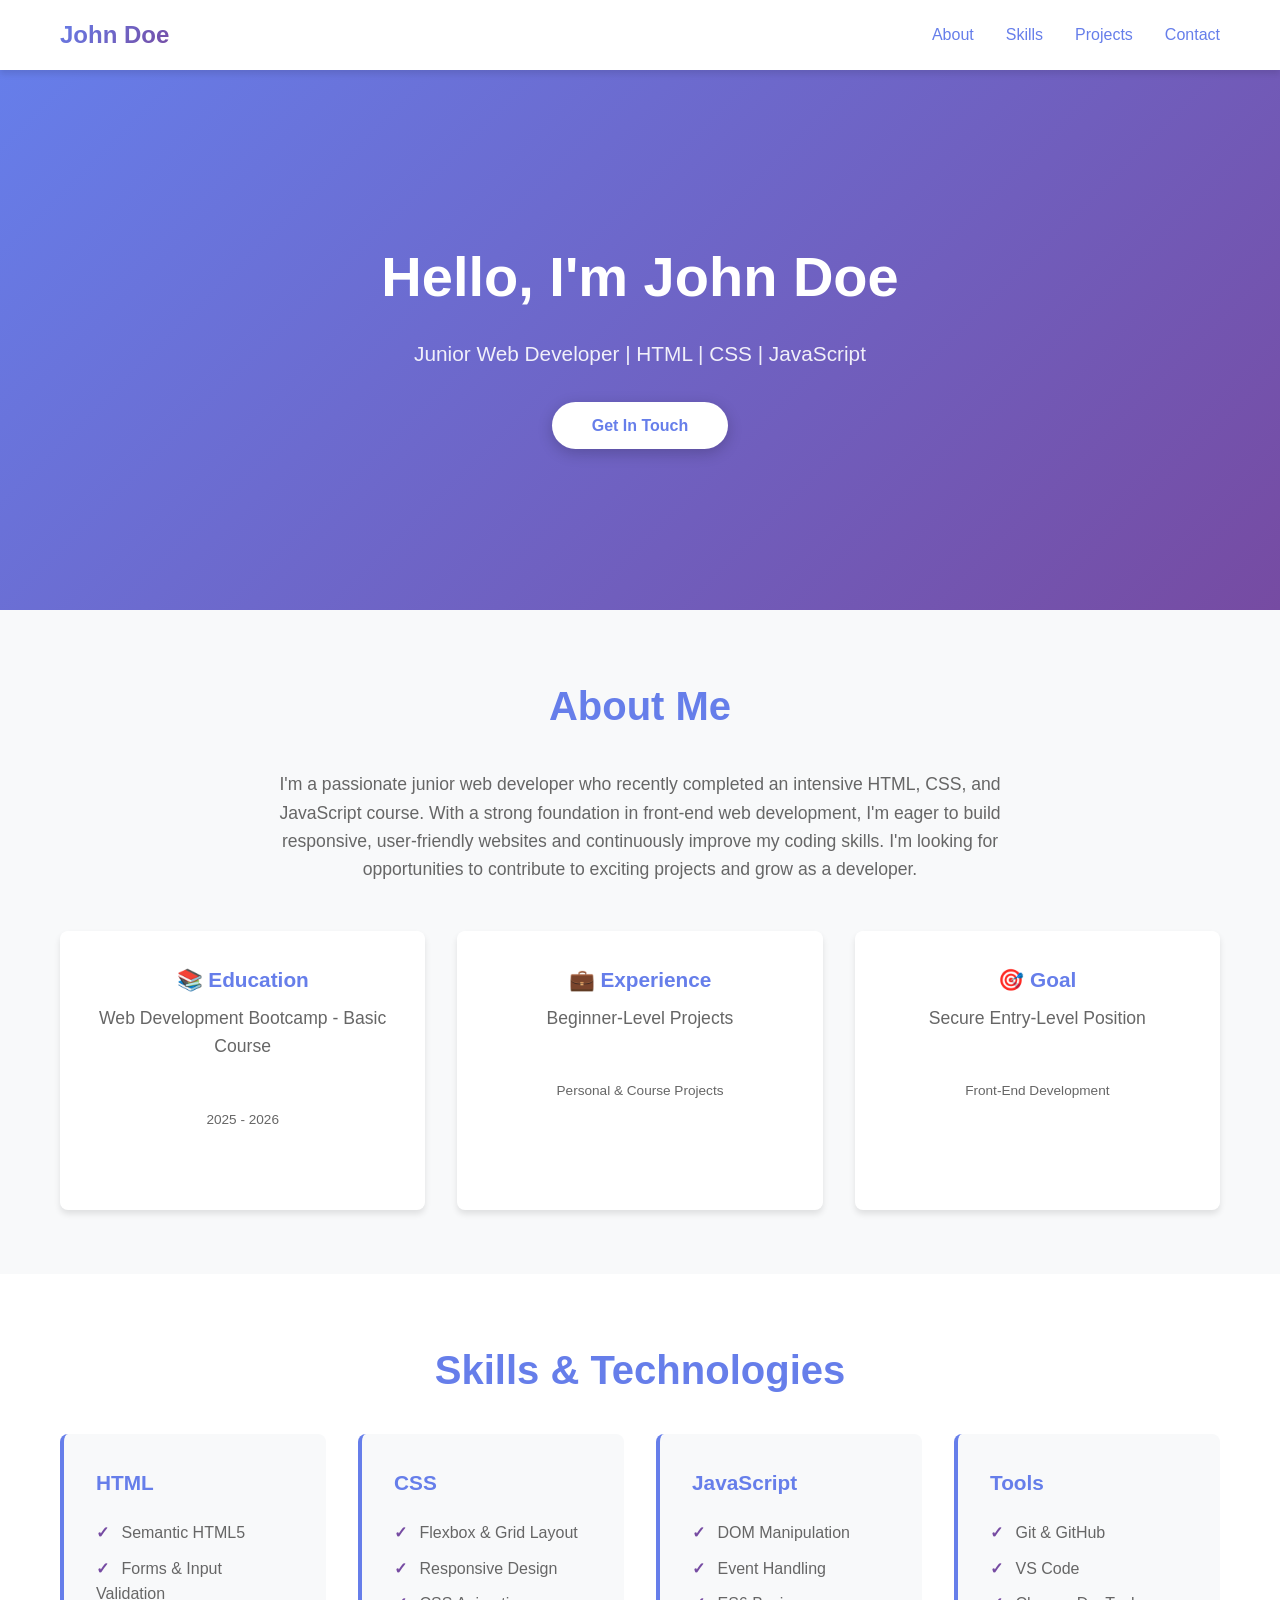
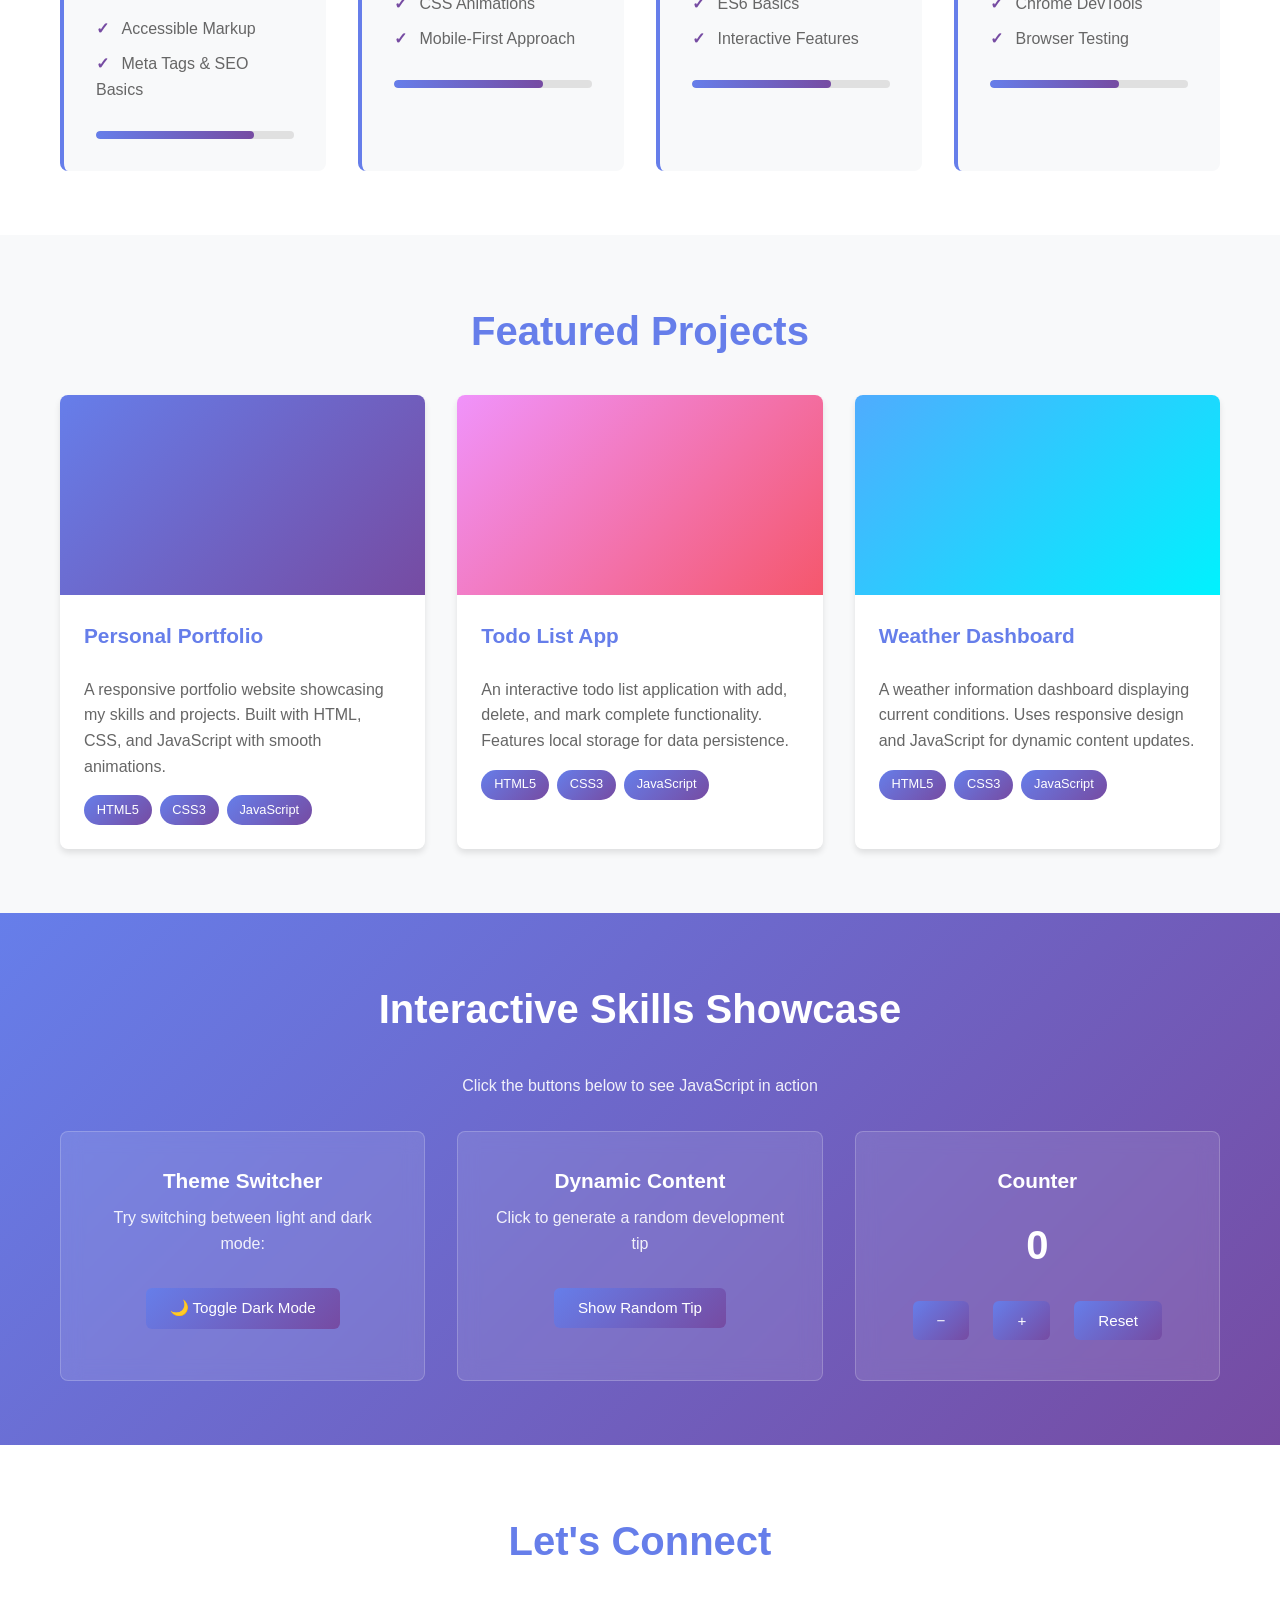
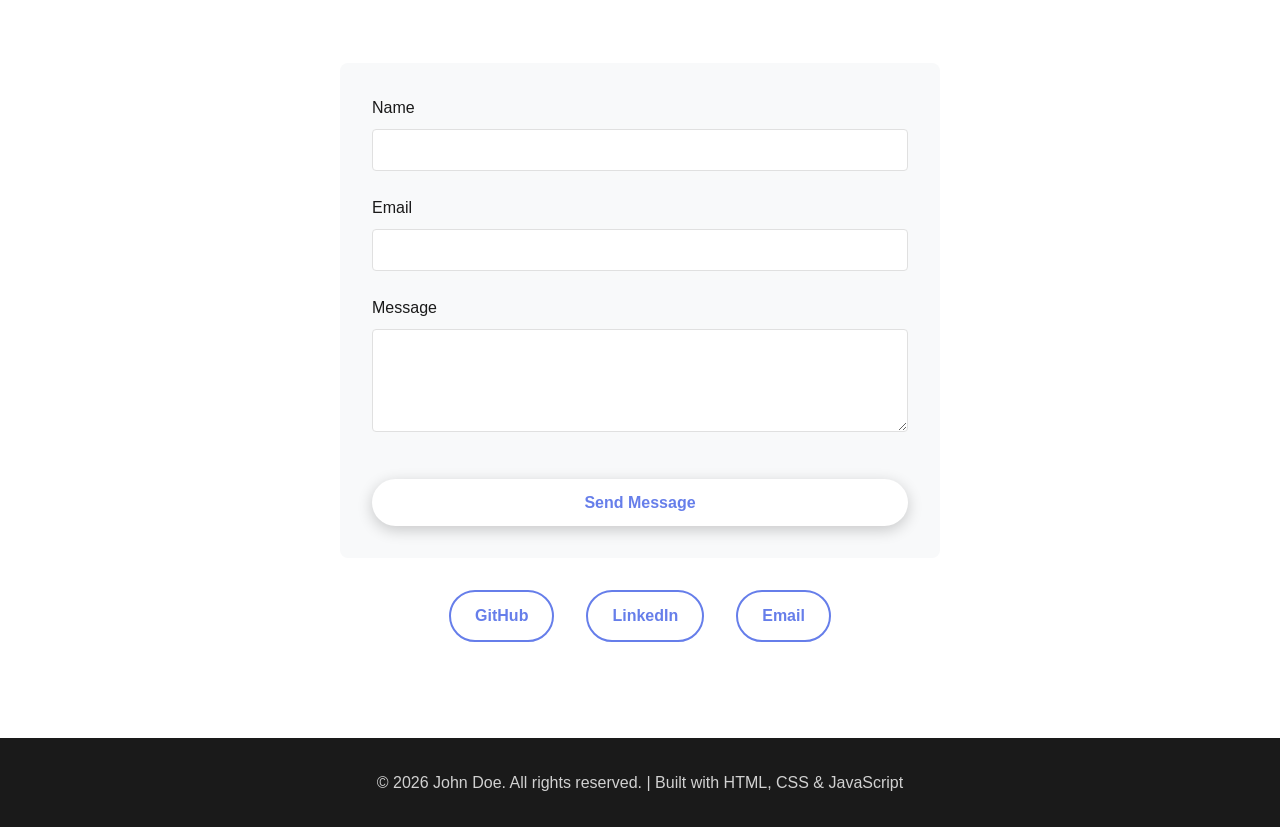
<file: index.html>
<!DOCTYPE html>
<html lang="en">
<head>
    <meta charset="UTF-8">
    <meta name="viewport" content="width=device-width, initial-scale=1.0">
    <title>John Doe - Web Developer</title>
    <link rel="stylesheet" href="styles.css">
</head>
<body>
    <!-- Navigation Bar -->
    <nav class="navbar">
        <div class="container">
            <div class="logo">John Doe</div>
            <ul class="nav-links">
                <li><a href="#about">About</a></li>
                <li><a href="#skills">Skills</a></li>
                <li><a href="#projects">Projects</a></li>
                <li><a href="#contact">Contact</a></li>
            </ul>
        </div>
    </nav>

    <!-- Hero Section -->
    <section class="hero">
        <div class="container">
            <h1>Hello, I'm John Doe</h1>
            <p class="subtitle">Junior Web Developer | HTML | CSS | JavaScript</p>
            <button class="cta-button" onclick="scrollToSection('contact')">Get In Touch</button>
        </div>
    </section>

    <!-- About Section -->
    <section id="about" class="about">
        <div class="container">
            <h2>About Me</h2>
            <p>
                I'm a passionate junior web developer who recently completed an intensive HTML, CSS, and JavaScript course. 
                With a strong foundation in front-end web development, I'm eager to build responsive, user-friendly websites 
                and continuously improve my coding skills. I'm looking for opportunities to contribute to exciting projects 
                and grow as a developer.
            </p>
            <div class="info-grid">
                <div class="info-card">
                    <h3>📚 Education</h3>
                    <p>Web Development Bootcamp - Basic Course</p>
                    <p class="small">2025 - 2026</p>
                </div>
                <div class="info-card">
                    <h3>💼 Experience</h3>
                    <p>Beginner-Level Projects</p>
                    <p class="small">Personal & Course Projects</p>
                </div>
                <div class="info-card">
                    <h3>🎯 Goal</h3>
                    <p>Secure Entry-Level Position</p>
                    <p class="small">Front-End Development</p>
                </div>
            </div>
        </div>
    </section>

    <!-- Skills Section -->
    <section id="skills" class="skills">
        <div class="container">
            <h2>Skills & Technologies</h2>
            <div class="skills-grid">
                <div class="skill-card">
                    <h3>HTML</h3>
                    <ul>
                        <li>Semantic HTML5</li>
                        <li>Forms & Input Validation</li>
                        <li>Accessible Markup</li>
                        <li>Meta Tags & SEO Basics</li>
                    </ul>
                    <div class="progress-bar">
                        <div class="progress" style="width: 80%"></div>
                    </div>
                </div>

                <div class="skill-card">
                    <h3>CSS</h3>
                    <ul>
                        <li>Flexbox & Grid Layout</li>
                        <li>Responsive Design</li>
                        <li>CSS Animations</li>
                        <li>Mobile-First Approach</li>
                    </ul>
                    <div class="progress-bar">
                        <div class="progress" style="width: 75%"></div>
                    </div>
                </div>

                <div class="skill-card">
                    <h3>JavaScript</h3>
                    <ul>
                        <li>DOM Manipulation</li>
                        <li>Event Handling</li>
                        <li>ES6 Basics</li>
                        <li>Interactive Features</li>
                    </ul>
                    <div class="progress-bar">
                        <div class="progress" style="width: 70%"></div>
                    </div>
                </div>

                <div class="skill-card">
                    <h3>Tools</h3>
                    <ul>
                        <li>Git & GitHub</li>
                        <li>VS Code</li>
                        <li>Chrome DevTools</li>
                        <li>Browser Testing</li>
                    </ul>
                    <div class="progress-bar">
                        <div class="progress" style="width: 65%"></div>
                    </div>
                </div>
            </div>
        </div>
    </section>

    <!-- Projects Section -->
    <section id="projects" class="projects">
        <div class="container">
            <h2>Featured Projects</h2>
            <div class="projects-grid">
                <div class="project-card">
                    <div class="project-image" style="background: linear-gradient(135deg, #667eea 0%, #764ba2 100%);"></div>
                    <h3>Personal Portfolio</h3>
                    <p>A responsive portfolio website showcasing my skills and projects. Built with HTML, CSS, and JavaScript with smooth animations.</p>
                    <div class="tech-tags">
                        <span>HTML5</span>
                        <span>CSS3</span>
                        <span>JavaScript</span>
                    </div>
                </div>

                <div class="project-card">
                    <div class="project-image" style="background: linear-gradient(135deg, #f093fb 0%, #f5576c 100%);"></div>
                    <h3>Todo List App</h3>
                    <p>An interactive todo list application with add, delete, and mark complete functionality. Features local storage for data persistence.</p>
                    <div class="tech-tags">
                        <span>HTML5</span>
                        <span>CSS3</span>
                        <span>JavaScript</span>
                    </div>
                </div>

                <div class="project-card">
                    <div class="project-image" style="background: linear-gradient(135deg, #4facfe 0%, #00f2fe 100%);"></div>
                    <h3>Weather Dashboard</h3>
                    <p>A weather information dashboard displaying current conditions. Uses responsive design and JavaScript for dynamic content updates.</p>
                    <div class="tech-tags">
                        <span>HTML5</span>
                        <span>CSS3</span>
                        <span>JavaScript</span>
                    </div>
                </div>
            </div>
        </div>
    </section>

    <!-- Skills Showcase Section -->
    <section class="showcase">
        <div class="container">
            <h2>Interactive Skills Showcase</h2>
            <p class="section-subtitle">Click the buttons below to see JavaScript in action</p>
            
            <div class="showcase-container">
                <div class="showcase-demo">
                    <h3>Theme Switcher</h3>
                    <p>Try switching between light and dark mode:</p>
                    <button class="demo-button" onclick="toggleTheme()">🌙 Toggle Dark Mode</button>
                </div>

                <div class="showcase-demo">
                    <h3>Dynamic Content</h3>
                    <p id="dynamic-text">Click to generate a random development tip</p>
                    <button class="demo-button" onclick="showTip()">Show Random Tip</button>
                </div>

                <div class="showcase-demo">
                    <h3>Counter</h3>
                    <div class="counter-display" id="counter-display">0</div>
                    <div class="counter-buttons">
                        <button class="demo-button" onclick="decrementCounter()">−</button>
                        <button class="demo-button" onclick="incrementCounter()">+</button>
                        <button class="demo-button" onclick="resetCounter()">Reset</button>
                    </div>
                </div>
            </div>
        </div>
    </section>

    <!-- Contact Section -->
    <section id="contact" class="contact">
        <div class="container">
            <h2>Let's Connect</h2>
            <p class="section-subtitle">I'd love to hear from you. Feel free to reach out!</p>
            
            <form class="contact-form" id="contactForm">
                <div class="form-group">
                    <label for="name">Name</label>
                    <input type="text" id="name" name="name" required>
                </div>

                <div class="form-group">
                    <label for="email">Email</label>
                    <input type="email" id="email" name="email" required>
                </div>

                <div class="form-group">
                    <label for="message">Message</label>
                    <textarea id="message" name="message" rows="5" required></textarea>
                </div>

                <button type="submit" class="cta-button">Send Message</button>
                <p id="form-message" class="form-message"></p>
            </form>

            <div class="social-links">
                <a href="https://github.com" target="_blank" class="social-link">GitHub</a>
                <a href="https://linkedin.com" target="_blank" class="social-link">LinkedIn</a>
                <a href="mailto:john@example.com" class="social-link">Email</a>
            </div>
        </div>
    </section>

    <!-- Footer -->
    <footer class="footer">
        <div class="container">
            <p>&copy; 2026 John Doe. All rights reserved. | Built with HTML, CSS & JavaScript</p>
        </div>
    </footer>

    <script src="script.js"></script>
</body>
</html>
</file>
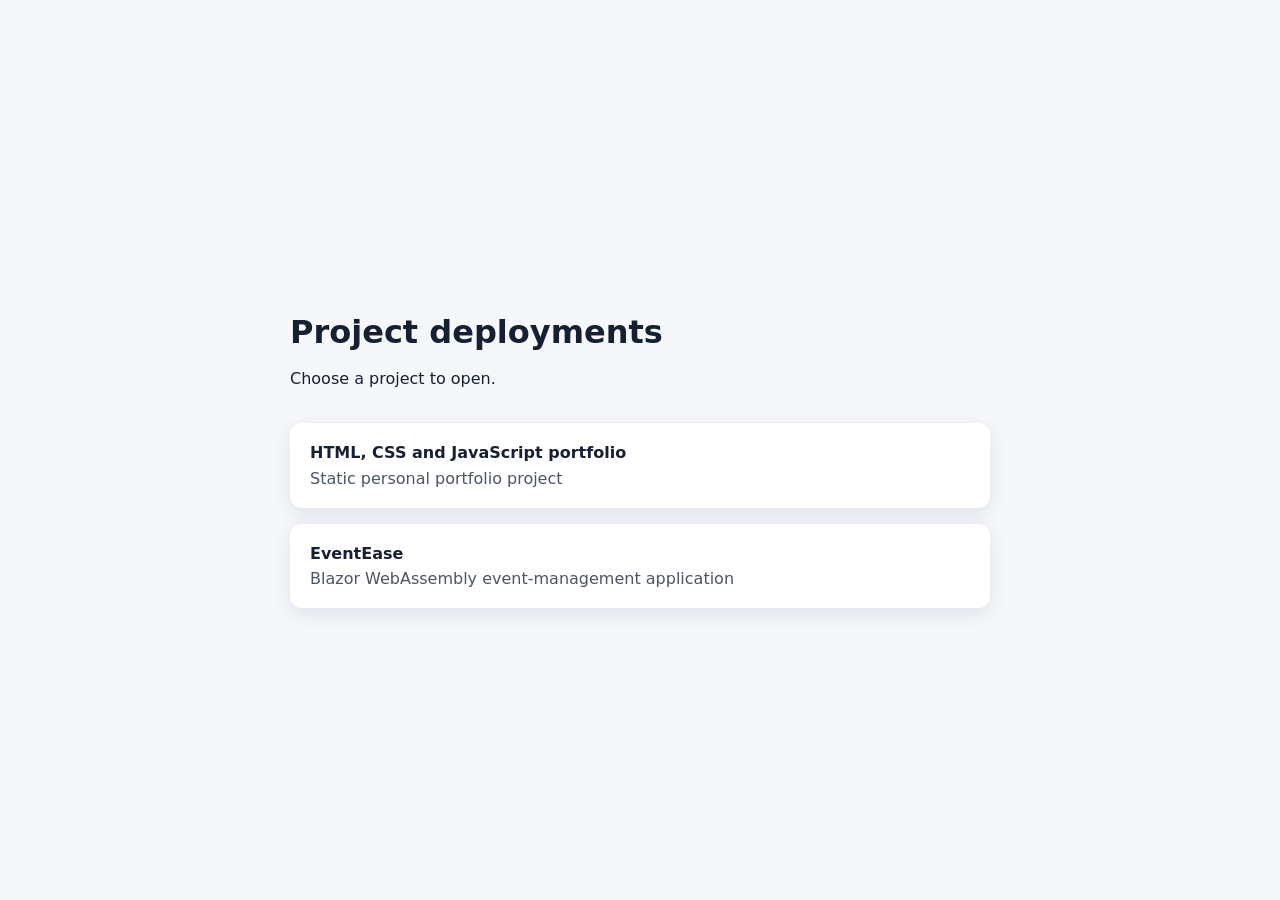
<file: deployment/index.html>
<!doctype html>
<html lang="en">
<head>
    <meta charset="utf-8">
    <meta name="viewport" content="width=device-width, initial-scale=1">
    <title>Microsoft Full-Stack Development projects</title>
    <style>
        :root { color-scheme: light dark; font-family: system-ui, sans-serif; }
        body { margin: 0; min-height: 100vh; display: grid; place-items: center; background: #f5f7fb; color: #172033; }
        main { width: min(700px, calc(100% - 3rem)); }
        h1 { margin-bottom: .5rem; }
        p { line-height: 1.5; }
        .projects { display: grid; gap: 1rem; margin-top: 2rem; }
        a { display: block; padding: 1.25rem; border-radius: .75rem; background: white; color: #172033; text-decoration: none; box-shadow: 0 6px 20px #17203318; }
        a:hover, a:focus-visible { outline: 3px solid #2563eb; outline-offset: 3px; }
        strong, span { display: block; }
        span { margin-top: .4rem; color: #4b5563; }
        @media (prefers-color-scheme: dark) { body { background: #111827; color: #f9fafb; } a { background: #1f2937; color: #f9fafb; } span { color: #d1d5db; } }
    </style>
</head>
<body>
    <main>
        <h1>Project deployments</h1>
        <p>Choose a project to open.</p>
        <div class="projects">
            <a href="portfolio/">
                <strong>HTML, CSS and JavaScript portfolio</strong>
                <span>Static personal portfolio project</span>
            </a>
            <a href="eventease/">
                <strong>EventEase</strong>
                <span>Blazor WebAssembly event-management application</span>
            </a>
        </div>
    </main>
</body>
</html>
</file>
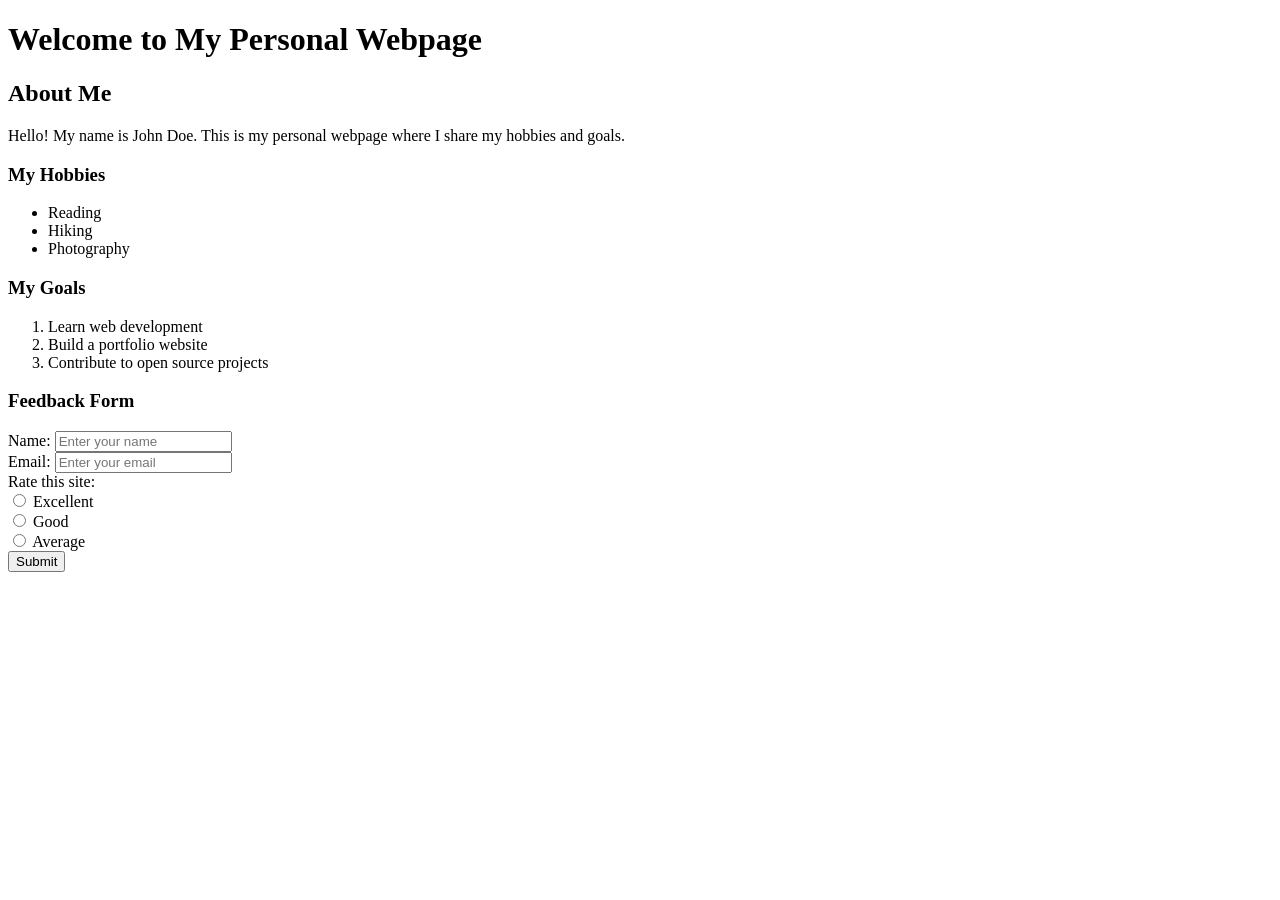
<file: 03-Inroduction_to_Web_Development/1-HTML_for_Web_Development/05-Practice.HTML>
<!DOCTYPE html>
<html lang="en">
<head>
    <meta charset="UTF-8">
    <meta name="viewport" content="width=device-width, initial-scale=1.0">
    <title>My Personal Webpage</title>
</head>
<body>

    <h1>Welcome to My Personal Webpage</h1>
    <h2>About Me</h2>
    <p>Hello! My name is John Doe. This is my personal webpage where I share my hobbies and goals.</p>

    <h3>My Hobbies</h3>
    <ul>
        <li>Reading</li>
        <li>Hiking</li>
        <li>Photography</li>
    </ul>

    <h3>My Goals</h3>
    <ol>
        <li>Learn web development</li>
        <li>Build a portfolio website</li>
        <li>Contribute to open source projects</li>
    </ol>

    <h3>Feedback Form</h3>
    <form action="submit.html" method="post">
        <label for="name">Name:</label>
        <input type="text" id="name" name="name" placeholder="Enter your name" required><br>

        <label for="email">Email:</label>
        <input type="email" id="email" name="email" placeholder="Enter your email" required><br>

        <label>Rate this site:</label><br>
        <input type="radio" id="excellent" name="rating" value="excellent">
        <label for="excellent">Excellent</label><br>

        <input type="radio" id="good" name="rating" value="good">
        <label for="good">Good</label><br>

        <input type="radio" id="average" name="rating" value="average">
        <label for="average">Average</label><br>

        <input type="submit" value="Submit">
    </form>

</body>
</html>
</file>
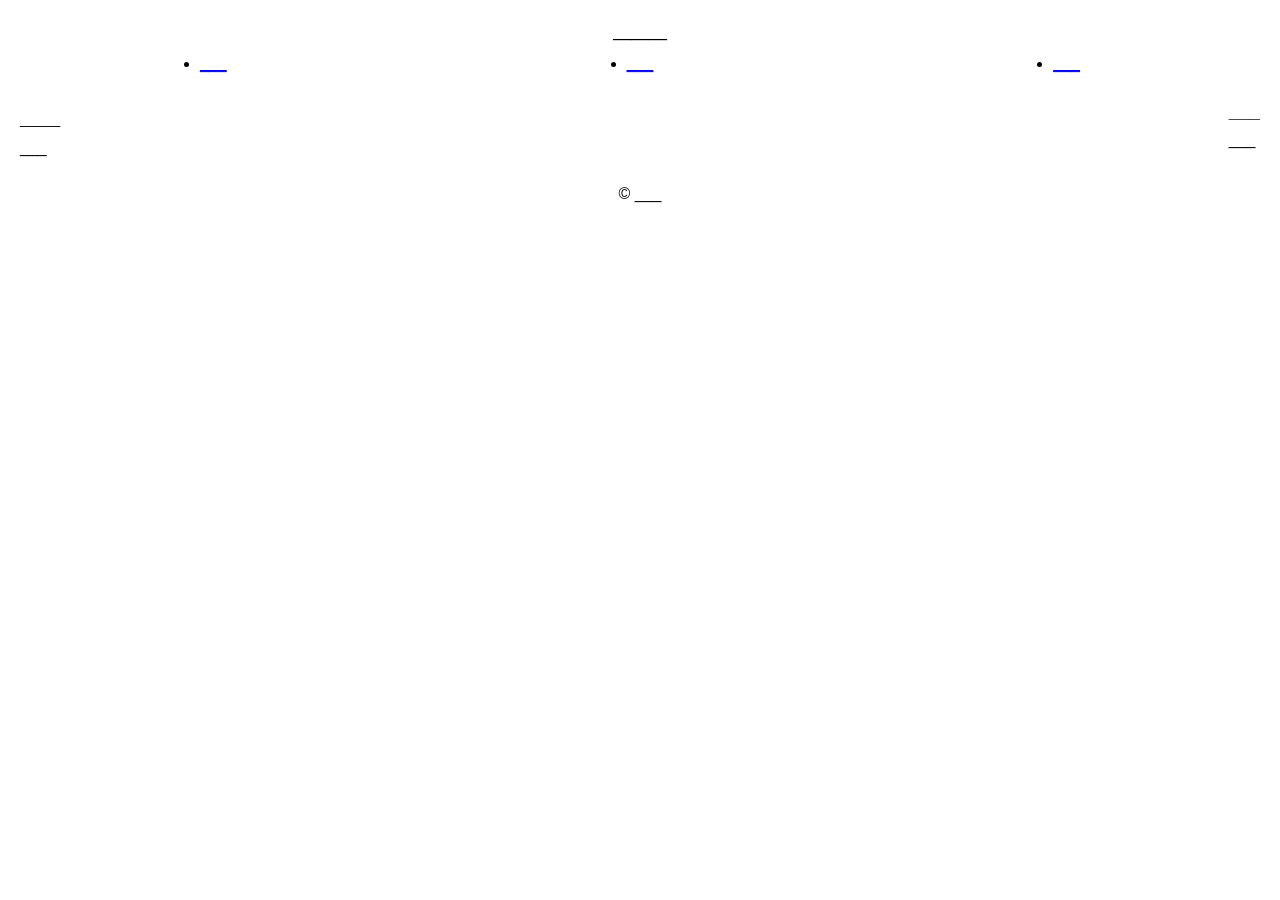
<file: 03-Inroduction_to_Web_Development/2-CSS_For_Web_Development/06-Practice.html>
<!DOCTYPE html>
<html lang="en">

<head>

    <meta charset="UTF-8">

    <meta name="viewport" content="width=device-width, initial-scale=1.0">
    <title>___</title> <!-- Page title placeholder -->

    <link rel="stylesheet" href="07-Practice.css">
</head>

<body>
    <header>
        <h1>___</h1> <!-- Your name and tagline -->
    </header>
    <nav>
        <ul>
            <li><a href="#">___</a></li> <!-- First link -->
            <li><a href="#">___</a></li> <!-- Second link -->
            <li><a href="#">___</a></li> <!-- Third link -->
        </ul>
    </nav>
    <main>
        <section>
            <h2>___</h2> <!-- Section heading -->
            <p>___</p> <!-- Paragraph introducing yourself -->
        </section>
        <aside>
            <h3>___</h3> <!-- Sidebar heading -->
            <p>___</p> <!-- Skills list or short summary -->
        </aside>
    </main>
    <footer>
        <p>&copy; ___</p> <!-- Copyright text -->
    </footer>
</body>

</html>
</file>
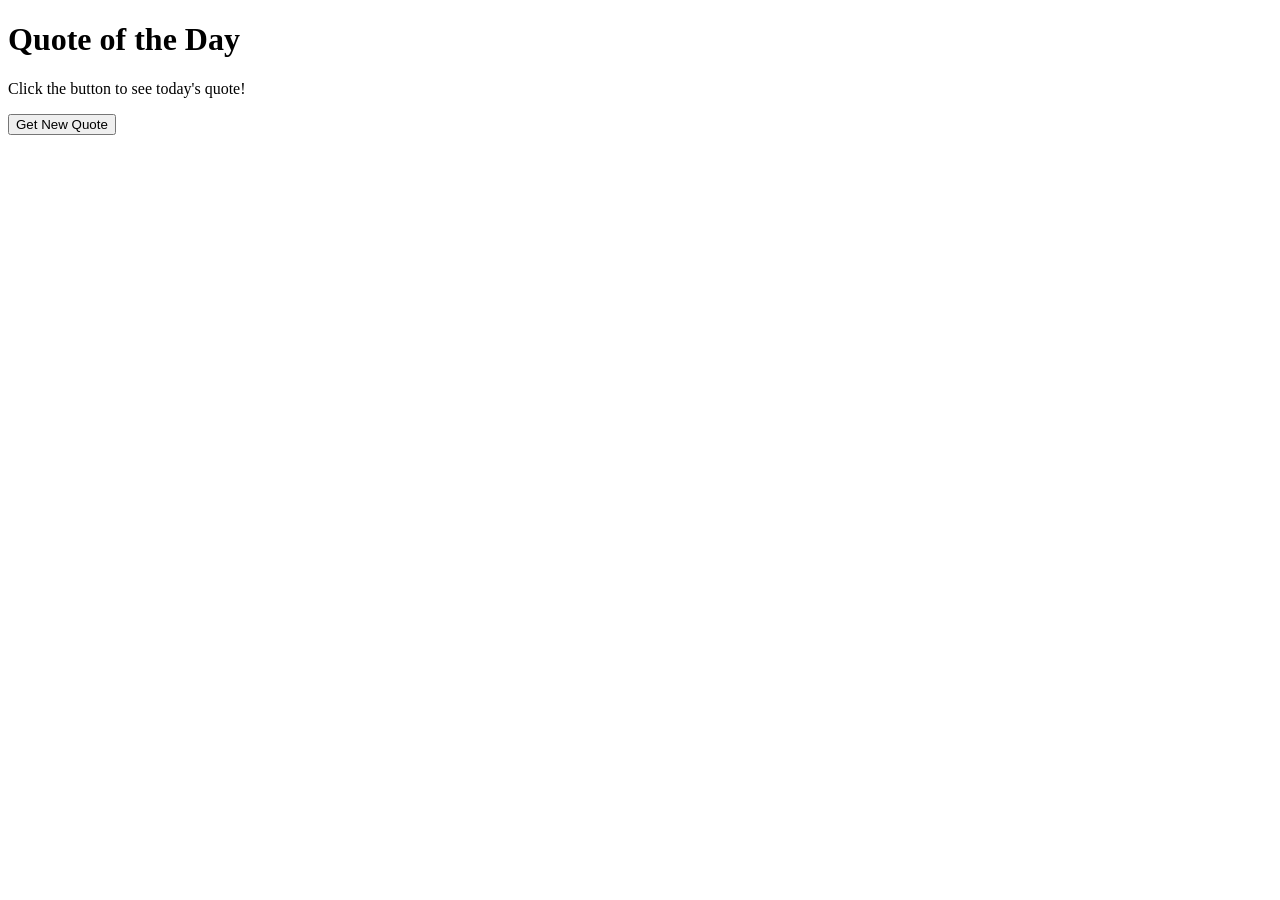
<file: 03-Inroduction_to_Web_Development/3-Introduction_to_JavaSrcipt_for_Interactivity/04-Manipulation_the_DOM.html>
<!DOCTYPE html>
<html lang="en">
<head>
   <meta charset="UTF-8">
   <meta name="viewport" content="width=device-width, initial-scale=1.0">
   <title>Quote of the Day</title>
</head>
<body>
   <h1 id="quoteHeader">Quote of the Day</h1>
   <p id="quoteDisplay">Click the button to see today's quote!</p>
   <button id="newQuoteButton">Get New Quote</button>
   <script src="05-Manipulation_the_DOM.js"></script>
</body>
</html>
</file>
<file: styles.css>
/* ===========================
   Global Styles & Variables
   =========================== */

:root {
    --primary-color: #667eea;
    --secondary-color: #764ba2;
    --accent-color: #f5576c;
    --text-dark: #1a1a1a;
    --text-light: #666666;
    --bg-light: #f8f9fa;
    --bg-white: #ffffff;
    --border-color: #e0e0e0;
    --shadow: 0 4px 6px rgba(0, 0, 0, 0.1);
    --transition: all 0.3s ease;
}

body.dark-mode {
    --text-dark: #f0f0f0;
    --text-light: #b0b0b0;
    --bg-light: #1e1e1e;
    --bg-white: #2d2d2d;
    --border-color: #404040;
}

/* ===========================
   Reset & Base Styles
   =========================== */

* {
    margin: 0;
    padding: 0;
    box-sizing: border-box;
}

html {
    scroll-behavior: smooth;
}

body {
    font-family: 'Segoe UI', Tahoma, Geneva, Verdana, sans-serif;
    color: var(--text-dark);
    background-color: var(--bg-white);
    line-height: 1.6;
    transition: var(--transition);
}

.container {
    max-width: 1200px;
    margin: 0 auto;
    padding: 0 20px;
}

h1, h2, h3, h4, h5, h6 {
    font-weight: 600;
    margin-bottom: 1rem;
}

h2 {
    font-size: 2.5rem;
    color: var(--primary-color);
    margin-bottom: 2rem;
    text-align: center;
}

h3 {
    font-size: 1.3rem;
}

p {
    color: var(--text-light);
    margin-bottom: 1rem;
}

a {
    text-decoration: none;
    color: var(--primary-color);
    transition: var(--transition);
}

a:hover {
    color: var(--secondary-color);
}

/* ===========================
   Navigation Bar
   =========================== */

.navbar {
    background-color: var(--bg-white);
    box-shadow: var(--shadow);
    position: sticky;
    top: 0;
    z-index: 1000;
    transition: var(--transition);
}

.navbar .container {
    display: flex;
    justify-content: space-between;
    align-items: center;
    padding: 1rem 20px;
}

.logo {
    font-size: 1.5rem;
    font-weight: 700;
    background: linear-gradient(135deg, var(--primary-color), var(--secondary-color));
    -webkit-background-clip: text;
    -webkit-text-fill-color: transparent;
    background-clip: text;
}

.nav-links {
    display: flex;
    list-style: none;
    gap: 2rem;
}

.nav-links a {
    font-weight: 500;
    transition: var(--transition);
}

.nav-links a:hover {
    color: var(--secondary-color);
}

/* ===========================
   Hero Section
   =========================== */

.hero {
    background: linear-gradient(135deg, var(--primary-color), var(--secondary-color));
    color: white;
    padding: 6rem 0;
    text-align: center;
    min-height: 60vh;
    display: flex;
    align-items: center;
    justify-content: center;
}

.hero h1 {
    font-size: 3.5rem;
    margin-bottom: 1rem;
    animation: slideDown 0.8s ease;
}

.hero .subtitle {
    font-size: 1.3rem;
    margin-bottom: 2rem;
    color: rgba(255, 255, 255, 0.9);
    animation: fadeIn 1s ease;
}

@keyframes slideDown {
    from {
        opacity: 0;
        transform: translateY(-30px);
    }
    to {
        opacity: 1;
        transform: translateY(0);
    }
}

@keyframes fadeIn {
    from {
        opacity: 0;
    }
    to {
        opacity: 1;
    }
}

/* ===========================
   Buttons
   =========================== */

.cta-button {
    background: white;
    color: var(--primary-color);
    border: none;
    padding: 0.9rem 2.5rem;
    font-size: 1rem;
    font-weight: 600;
    border-radius: 50px;
    cursor: pointer;
    transition: var(--transition);
    box-shadow: 0 4px 15px rgba(0, 0, 0, 0.2);
}

.cta-button:hover {
    transform: translateY(-3px);
    box-shadow: 0 6px 20px rgba(0, 0, 0, 0.3);
}

.demo-button {
    background: linear-gradient(135deg, var(--primary-color), var(--secondary-color));
    color: white;
    border: none;
    padding: 0.7rem 1.5rem;
    font-size: 0.95rem;
    border-radius: 6px;
    cursor: pointer;
    transition: var(--transition);
    margin: 0.5rem;
}

.demo-button:hover {
    transform: translateY(-2px);
    box-shadow: var(--shadow);
}

/* ===========================
   About Section
   =========================== */

.about {
    padding: 4rem 0;
    background-color: var(--bg-light);
}

.about p {
    font-size: 1.1rem;
    max-width: 800px;
    margin: 0 auto 3rem;
    text-align: center;
}

.info-grid {
    display: grid;
    grid-template-columns: repeat(auto-fit, minmax(250px, 1fr));
    gap: 2rem;
    margin-top: 2rem;
}

.info-card {
    background: var(--bg-white);
    padding: 2rem;
    border-radius: 8px;
    box-shadow: var(--shadow);
    text-align: center;
    transition: var(--transition);
}

.info-card:hover {
    transform: translateY(-5px);
    box-shadow: 0 8px 15px rgba(0, 0, 0, 0.15);
}

.info-card h3 {
    color: var(--primary-color);
    margin-bottom: 0.5rem;
}

.info-card .small {
    font-size: 0.85rem;
    color: var(--text-light);
}

/* ===========================
   Skills Section
   =========================== */

.skills {
    padding: 4rem 0;
    background-color: var(--bg-white);
}

.skills-grid {
    display: grid;
    grid-template-columns: repeat(auto-fit, minmax(260px, 1fr));
    gap: 2rem;
}

.skill-card {
    background: var(--bg-light);
    padding: 2rem;
    border-radius: 8px;
    border-left: 4px solid var(--primary-color);
    transition: var(--transition);
}

.skill-card:hover {
    transform: translateX(5px);
    box-shadow: var(--shadow);
}

.skill-card h3 {
    color: var(--primary-color);
    margin-bottom: 1rem;
}

.skill-card ul {
    list-style: none;
    margin-bottom: 1.5rem;
}

.skill-card li {
    padding: 0.3rem 0;
    color: var(--text-light);
}

.skill-card li::before {
    content: "✓ ";
    color: var(--secondary-color);
    font-weight: bold;
    margin-right: 0.5rem;
}

.progress-bar {
    background-color: var(--border-color);
    height: 8px;
    border-radius: 4px;
    overflow: hidden;
    margin-top: 1rem;
}

.progress {
    background: linear-gradient(90deg, var(--primary-color), var(--secondary-color));
    height: 100%;
    border-radius: 4px;
    transition: width 1s ease;
}

/* ===========================
   Projects Section
   =========================== */

.projects {
    padding: 4rem 0;
    background-color: var(--bg-light);
}

.projects-grid {
    display: grid;
    grid-template-columns: repeat(auto-fit, minmax(300px, 1fr));
    gap: 2rem;
}

.project-card {
    background: var(--bg-white);
    border-radius: 8px;
    overflow: hidden;
    box-shadow: var(--shadow);
    transition: var(--transition);
}

.project-card:hover {
    transform: translateY(-8px);
    box-shadow: 0 10px 25px rgba(0, 0, 0, 0.15);
}

.project-image {
    height: 200px;
    background-size: cover;
    background-position: center;
}

.project-card h3 {
    padding: 1.5rem 1.5rem 0.5rem;
    color: var(--primary-color);
}

.project-card p {
    padding: 0 1.5rem;
}

.tech-tags {
    display: flex;
    flex-wrap: wrap;
    gap: 0.5rem;
    padding: 0 1.5rem 1.5rem;
}

.tech-tags span {
    background: linear-gradient(135deg, var(--primary-color), var(--secondary-color));
    color: white;
    padding: 0.3rem 0.8rem;
    border-radius: 20px;
    font-size: 0.8rem;
    font-weight: 500;
}

/* ===========================
   Skills Showcase Section
   =========================== */

.showcase {
    padding: 4rem 0;
    background: linear-gradient(135deg, var(--primary-color), var(--secondary-color));
    color: white;
}

.showcase h2 {
    color: white;
}

.section-subtitle {
    color: rgba(255, 255, 255, 0.9);
    text-align: center;
    margin-bottom: 2rem;
}

.showcase-container {
    display: grid;
    grid-template-columns: repeat(auto-fit, minmax(250px, 1fr));
    gap: 2rem;
}

.showcase-demo {
    background: rgba(255, 255, 255, 0.1);
    padding: 2rem;
    border-radius: 8px;
    border: 1px solid rgba(255, 255, 255, 0.2);
    text-align: center;
    backdrop-filter: blur(10px);
}

.showcase-demo h3 {
    color: white;
    margin-bottom: 0.5rem;
}

.showcase-demo p {
    color: rgba(255, 255, 255, 0.9);
    margin-bottom: 1.5rem;
}

.counter-display {
    font-size: 2.5rem;
    font-weight: bold;
    margin: 1rem 0;
    color: white;
}

.counter-buttons {
    display: flex;
    justify-content: center;
    gap: 0.5rem;
    flex-wrap: wrap;
}

/* ===========================
   Contact Section
   =========================== */

.contact {
    padding: 4rem 0;
    background-color: var(--bg-white);
}

.contact h2 {
    color: var(--primary-color);
}

.contact-form {
    max-width: 600px;
    margin: 0 auto 2rem;
    background: var(--bg-light);
    padding: 2rem;
    border-radius: 8px;
}

.form-group {
    margin-bottom: 1.5rem;
}

.form-group label {
    display: block;
    margin-bottom: 0.5rem;
    color: var(--text-dark);
    font-weight: 500;
}

.form-group input,
.form-group textarea {
    width: 100%;
    padding: 0.8rem;
    border: 1px solid var(--border-color);
    border-radius: 4px;
    font-family: inherit;
    color: var(--text-dark);
    background-color: var(--bg-white);
    transition: var(--transition);
}

.form-group input:focus,
.form-group textarea:focus {
    outline: none;
    border-color: var(--primary-color);
    box-shadow: 0 0 0 3px rgba(102, 126, 234, 0.1);
}

.contact-form .cta-button {
    width: 100%;
    margin-top: 1rem;
}

.form-message {
    text-align: center;
    margin-top: 1rem;
    font-weight: 500;
    display: none;
}

.form-message.success {
    color: #28a745;
    display: block;
}

.form-message.error {
    color: #dc3545;
    display: block;
}

.social-links {
    display: flex;
    justify-content: center;
    gap: 2rem;
    flex-wrap: wrap;
}

.social-link {
    display: inline-block;
    padding: 0.7rem 1.5rem;
    border: 2px solid var(--primary-color);
    border-radius: 50px;
    color: var(--primary-color);
    font-weight: 600;
    transition: var(--transition);
}

.social-link:hover {
    background: var(--primary-color);
    color: white;
}

/* ===========================
   Footer
   =========================== */

.footer {
    background: var(--text-dark);
    color: white;
    text-align: center;
    padding: 2rem 0;
    margin-top: 2rem;
}

.footer p {
    margin: 0;
    color: rgba(255, 255, 255, 0.8);
}

/* ===========================
   Responsive Design
   =========================== */

@media (max-width: 768px) {
    .hero h1 {
        font-size: 2.5rem;
    }

    .hero .subtitle {
        font-size: 1rem;
    }

    h2 {
        font-size: 2rem;
    }

    .nav-links {
        gap: 1rem;
        font-size: 0.9rem;
    }

    .projects-grid,
    .skills-grid {
        grid-template-columns: 1fr;
    }

    .showcase-container {
        grid-template-columns: 1fr;
    }

    .counter-buttons {
        flex-direction: column;
    }

    .counter-buttons button {
        width: 100%;
    }
}

@media (max-width: 480px) {
    .hero {
        padding: 3rem 0;
        min-height: 50vh;
    }

    .hero h1 {
        font-size: 2rem;
    }

    .nav-links {
        flex-direction: column;
        gap: 0.5rem;
    }

    .navbar .container {
        flex-direction: column;
        gap: 1rem;
    }

    h2 {
        font-size: 1.5rem;
    }

    .cta-button {
        padding: 0.7rem 1.5rem;
        font-size: 0.9rem;
    }
}
</file>
<file: 03-Inroduction_to_Web_Development/2-CSS_For_Web_Development/07-Practice.css>
/* Reset margins and paddings */
* {
    box-sizing: border-box;
    margin: 0;
    padding: 0;
}

/* Basic Styling */
body {
    font-family: ___, sans-serif;
    /* Choose a font */
    line-height: 1.6;
}

/* Header and Footer Styling */
header,
footer {
    background-color: ___;
    /* Header/Footer background color */
    color: ___;
    /* Header/Footer text color */
    text-align: center;
    padding: ___;
    /* Header/Footer padding */
}

/* Navigation Styling */
nav ul {
    display: flex;
    justify-content: space-around;
    background-color: ___;
    /* Navigation bar background color */
    padding: ___;
    /* Navigation bar padding */
}

/* Main Content Layout */
main {
    display: flex;
    justify-content: space-between;
    margin: 20px;
}

aside {
    width: ___;
    /* Sidebar width */
}

/* Media Query for Smaller Screens */
@media (max-width: 768px) {
    main {
        flex-direction: column;
    }

    aside {
        width: 100%;
        margin-top: 20px;
    }
}
</file>
